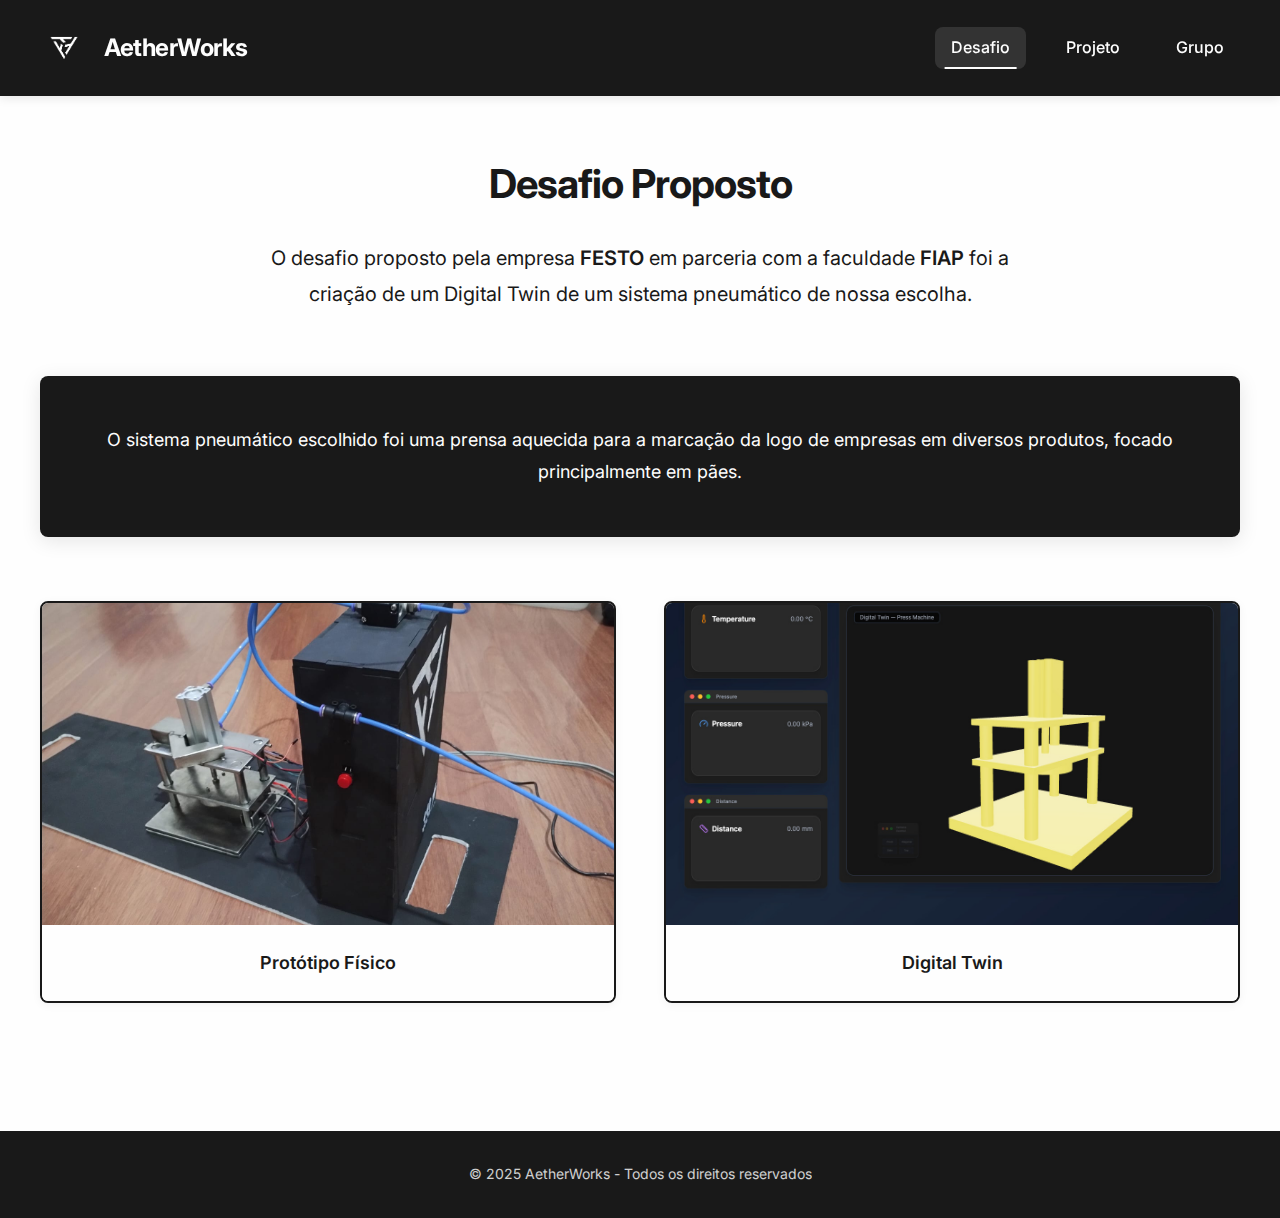
<file: index.html>
<!DOCTYPE html>
<html lang="pt-br">
<head>
    <meta charset="UTF-8">
    <meta name="viewport" content="width=device-width, initial-scale=1.0">
    <title>AetherWorks - Desafio Digital Twin</title>
    <meta name="description" content="Projeto Digital Twin de sistema pneumático desenvolvido pela AetherWorks em parceria com FESTO e FIAP">
    <link rel="stylesheet" href="./styles/style.css">
    <link rel="preconnect" href="https://fonts.googleapis.com">
    <link rel="preconnect" href="https://fonts.gstatic.com" crossorigin>
    <link href="https://fonts.googleapis.com/css2?family=Inter:wght@400;500;600;700&display=swap" rel="stylesheet">
    <link rel="icon" href="./assets/logo.png">
</head>
<body>
    <header class="cabecalho">
        <div class="cabecalho_container">
            <div class="cabecalho_grupo">
                <img class="cabecalho_logo" src="./assets/logo.png" alt="Logo AetherWorks">
                <h1 class="cabecalho_nome">AetherWorks</h1>
            </div>
            <nav class="cabecalho_nav">
                <a class="cabecalho_link cabecalho_link--ativo" href="index.html">Desafio</a>
                <a class="cabecalho_link" href="projeto.html">Projeto</a>
                <a class="cabecalho_link" href="grupo.html">Grupo</a>
            </nav>
        </div>
    </header>

    <main class="principal">
        <div class="principal_container">
            <section class="principal_hero">
                <h2 class="principal_titulo">Desafio Proposto</h2>
                <p class="principal_texto principal_texto--destaque">
                    O desafio proposto pela empresa <strong>FESTO</strong> em parceria com a faculdade <strong>FIAP</strong> foi a criação de um Digital Twin de um sistema pneumático de nossa escolha.
                </p>
            </section>

            <section class="principal_descricao">
                <p class="principal_texto">
                    O sistema pneumático escolhido foi uma prensa aquecida para a marcação da logo de empresas em diversos produtos, focado principalmente em pães.
                </p>
            </section>

            <section class="principal_galeria">
                <div class="principal_card">
                    <img class="principal_imagem" src="./assets/fisico.png" alt="Protótipo físico do sistema pneumático de prensa aquecida">
                    <p class="principal_legenda">Protótipo Físico</p>
                </div>
                <div class="principal_card">
                    <img class="principal_imagem" src="./assets/digital.png" alt="Modelo digital twin do sistema pneumático">
                    <p class="principal_legenda">Digital Twin</p>
                </div>
            </section>
        </div>
    </main>

    <footer class="rodape">
        <div class="rodape_container">
            <p class="rodape_texto">© 2025 AetherWorks - Todos os direitos reservados</p>
        </div>
    </footer>
</body>
</html>
</file>
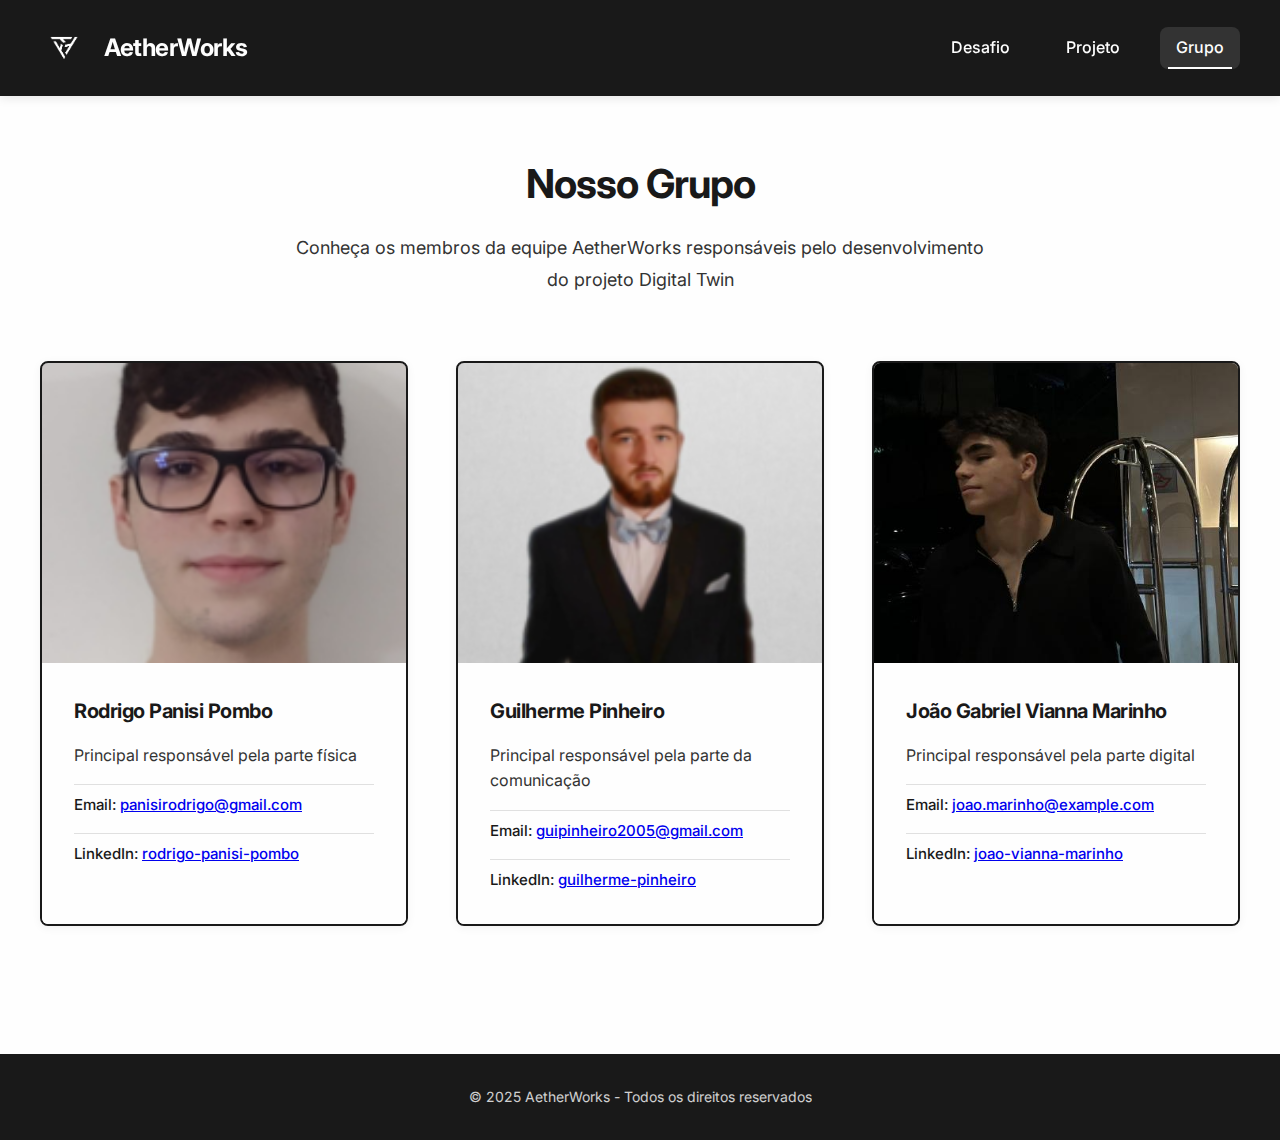
<file: grupo.html>
<!DOCTYPE html>
<html lang="pt-br">
<head>
    <meta charset="UTF-8">
    <meta name="viewport" content="width=device-width, initial-scale=1.0">
    <title>AetherWorks - Grupo Digital Twin</title>
    <meta name="description" content="Projeto Digital Twin de sistema pneumático desenvolvido pela AetherWorks em parceria com FESTO e FIAP">
    <link rel="stylesheet" href="./styles/style.css">
    <link rel="preconnect" href="https://fonts.googleapis.com">
    <link rel="preconnect" href="https://fonts.gstatic.com" crossorigin>
    <link href="https://fonts.googleapis.com/css2?family=Inter:wght@400;500;600;700&display=swap" rel="stylesheet">
    <link rel="icon" href="./assets/logo.png">
</head>
<body>
    <header class="cabecalho">
        <div class="cabecalho_container">
            <div class="cabecalho_grupo">
                <img class="cabecalho_logo" src="./assets/logo.png" alt="Logo AetherWorks">
                <h1 class="cabecalho_nome">AetherWorks</h1>
            </div>
            <nav class="cabecalho_nav">
                <a class="cabecalho_link" href="index.html">Desafio</a>
                <a class="cabecalho_link" href="projeto.html">Projeto</a>
                <a class="cabecalho_link cabecalho_link--ativo" href="grupo.html">Grupo</a>
            </nav>
        </div>
    </header>
    
    <main class="conteudo_principal">
        <section class="secao_grupo">
            <h2 class="secao_titulo">Nosso Grupo</h2>
            <p class="secao_descricao">Conheça os membros da equipe AetherWorks responsáveis pelo desenvolvimento do projeto Digital Twin</p>
            
            <div class="membros_grid">
                <article class="membro_card">
                    <img class="membro_foto" src="./assets/rodrigo.png" alt="Foto de Rodrigo Panisi Pombo">
                    <div class="membro_info">
                        <h3 class="membro_nome">Rodrigo Panisi Pombo</h3>
                        <p class="membro_funcao">Principal responsável pela parte física</p>
                        <p class="membro_contato">Email: <a href="mailto:panisirodrigo@gmail.com" class="membro_link">panisirodrigo@gmail.com</a></p>
                        <p class="membro_contato">LinkedIn: <a href="https://www.linkedin.com/in/rodrigo-panisi-pombo-ba0a742b4" class="membro_link" target="_blank" rel="noopener noreferrer">rodrigo-panisi-pombo</a></p>
                    </div>
                </article>
                
                <article class="membro_card">
                    <img class="membro_foto" src="./assets/guilherme.png" alt="Foto de Guilherme Pinheiro">
                    <div class="membro_info">
                        <h3 class="membro_nome">Guilherme Pinheiro</h3>
                        <p class="membro_funcao">Principal responsável pela parte da comunicação</p>
                        <p class="membro_contato">Email: <a href="mailto:guipinheiro2005@gmail.com" class="membro_link">guipinheiro2005@gmail.com</a></p>
                        <p class="membro_contato">LinkedIn: <a href="https://www.linkedin.com/in/guilherme-pinheiro-572880297/" class="membro_link" target="_blank" rel="noopener noreferrer">guilherme-pinheiro</a></p>
                    </div>
                </article>
                
                <article class="membro_card">
                    <img class="membro_foto" src="./assets/joao.png" alt="Foto de João Gabriel Vianna Marinho">
                    <div class="membro_info">
                        <h3 class="membro_nome">João Gabriel Vianna Marinho</h3>
                        <p class="membro_funcao">Principal responsável pela parte digital</p>
                        <p class="membro_contato">Email: <a href="mailto:joaogabrielvianna05@gmail.com" class="membro_link">joao.marinho@example.com</a></p>
                        <p class="membro_contato">LinkedIn: <a href="https://www.linkedin.com/in/joaogabrielvianna/" class="membro_link" target="_blank" rel="noopener noreferrer">joao-vianna-marinho</a></p>
                    </div>
                </article>
            </div>
        </section>
    </main>
    
    <footer class="rodape">
        <div class="rodape_container">
            <p class="rodape_texto">© 2025 AetherWorks - Todos os direitos reservados</p>
        </div>
    </footer>
</body>
</html>
</file>
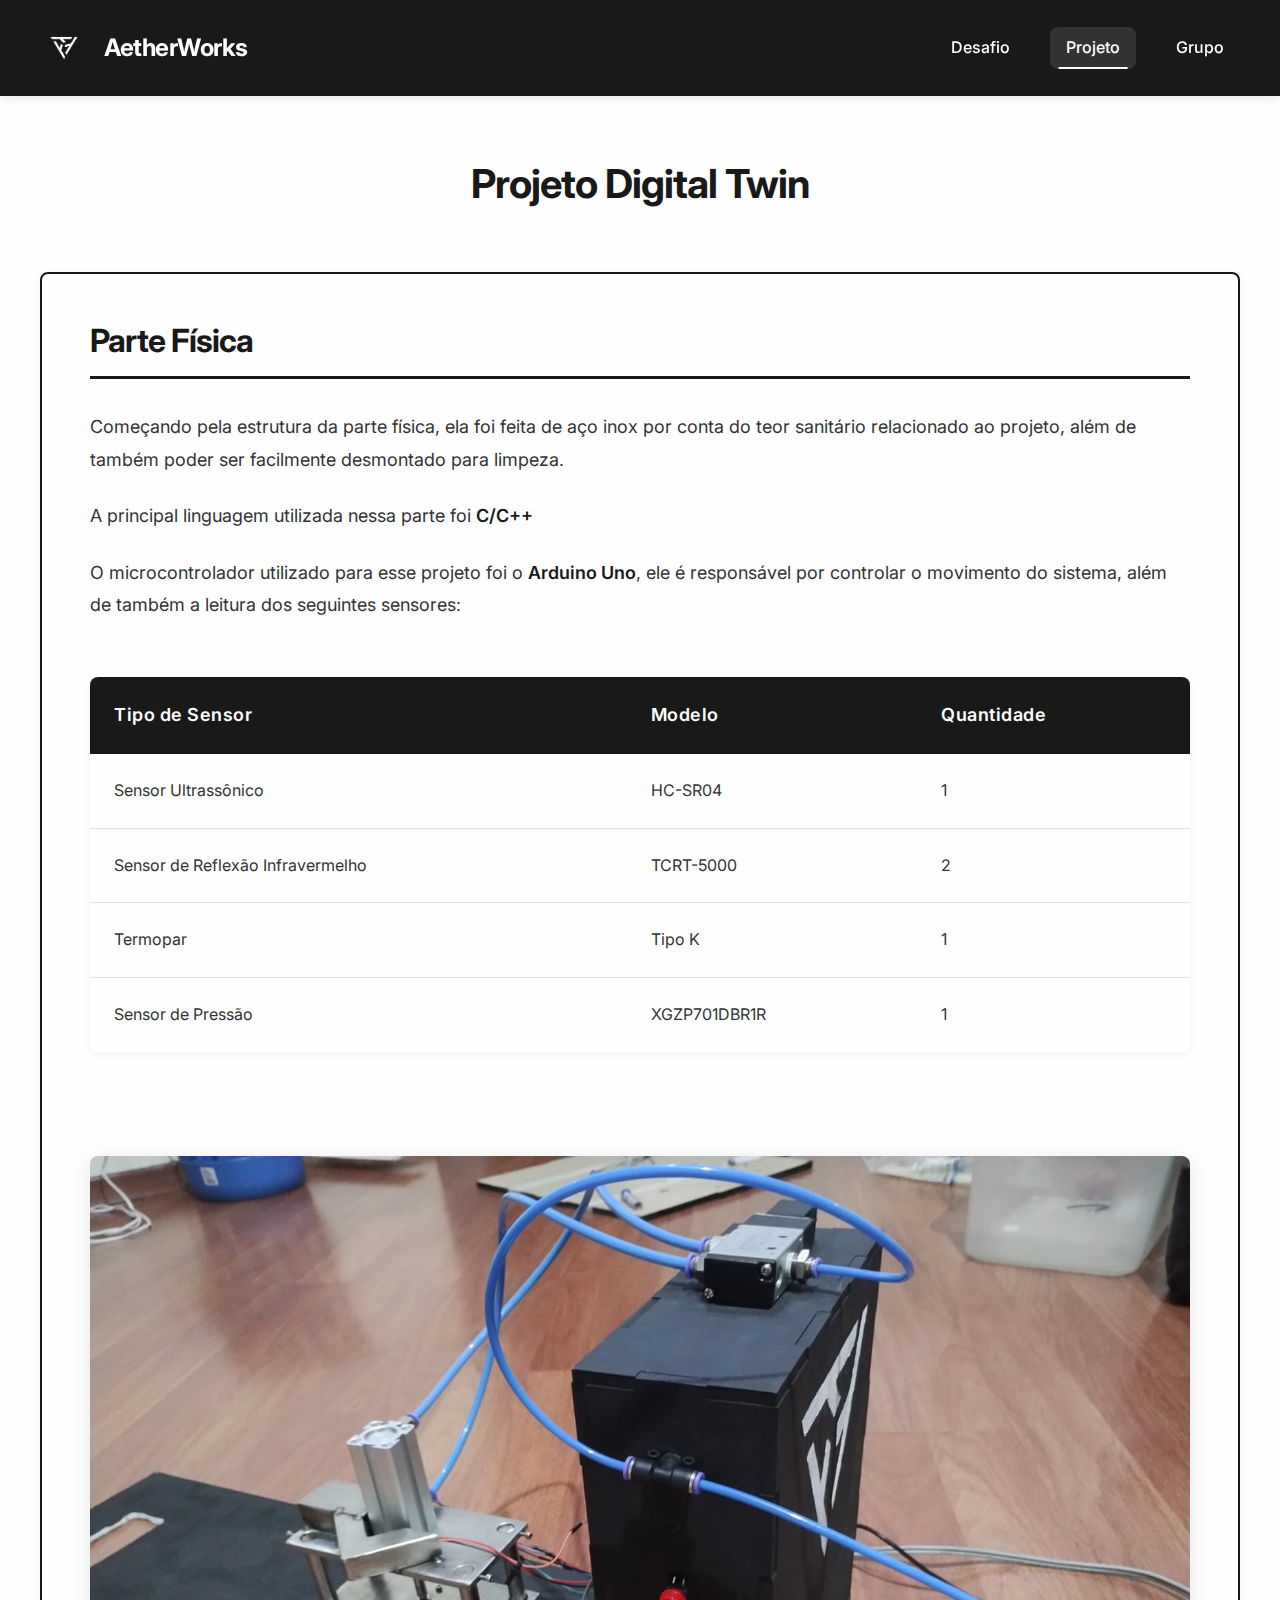
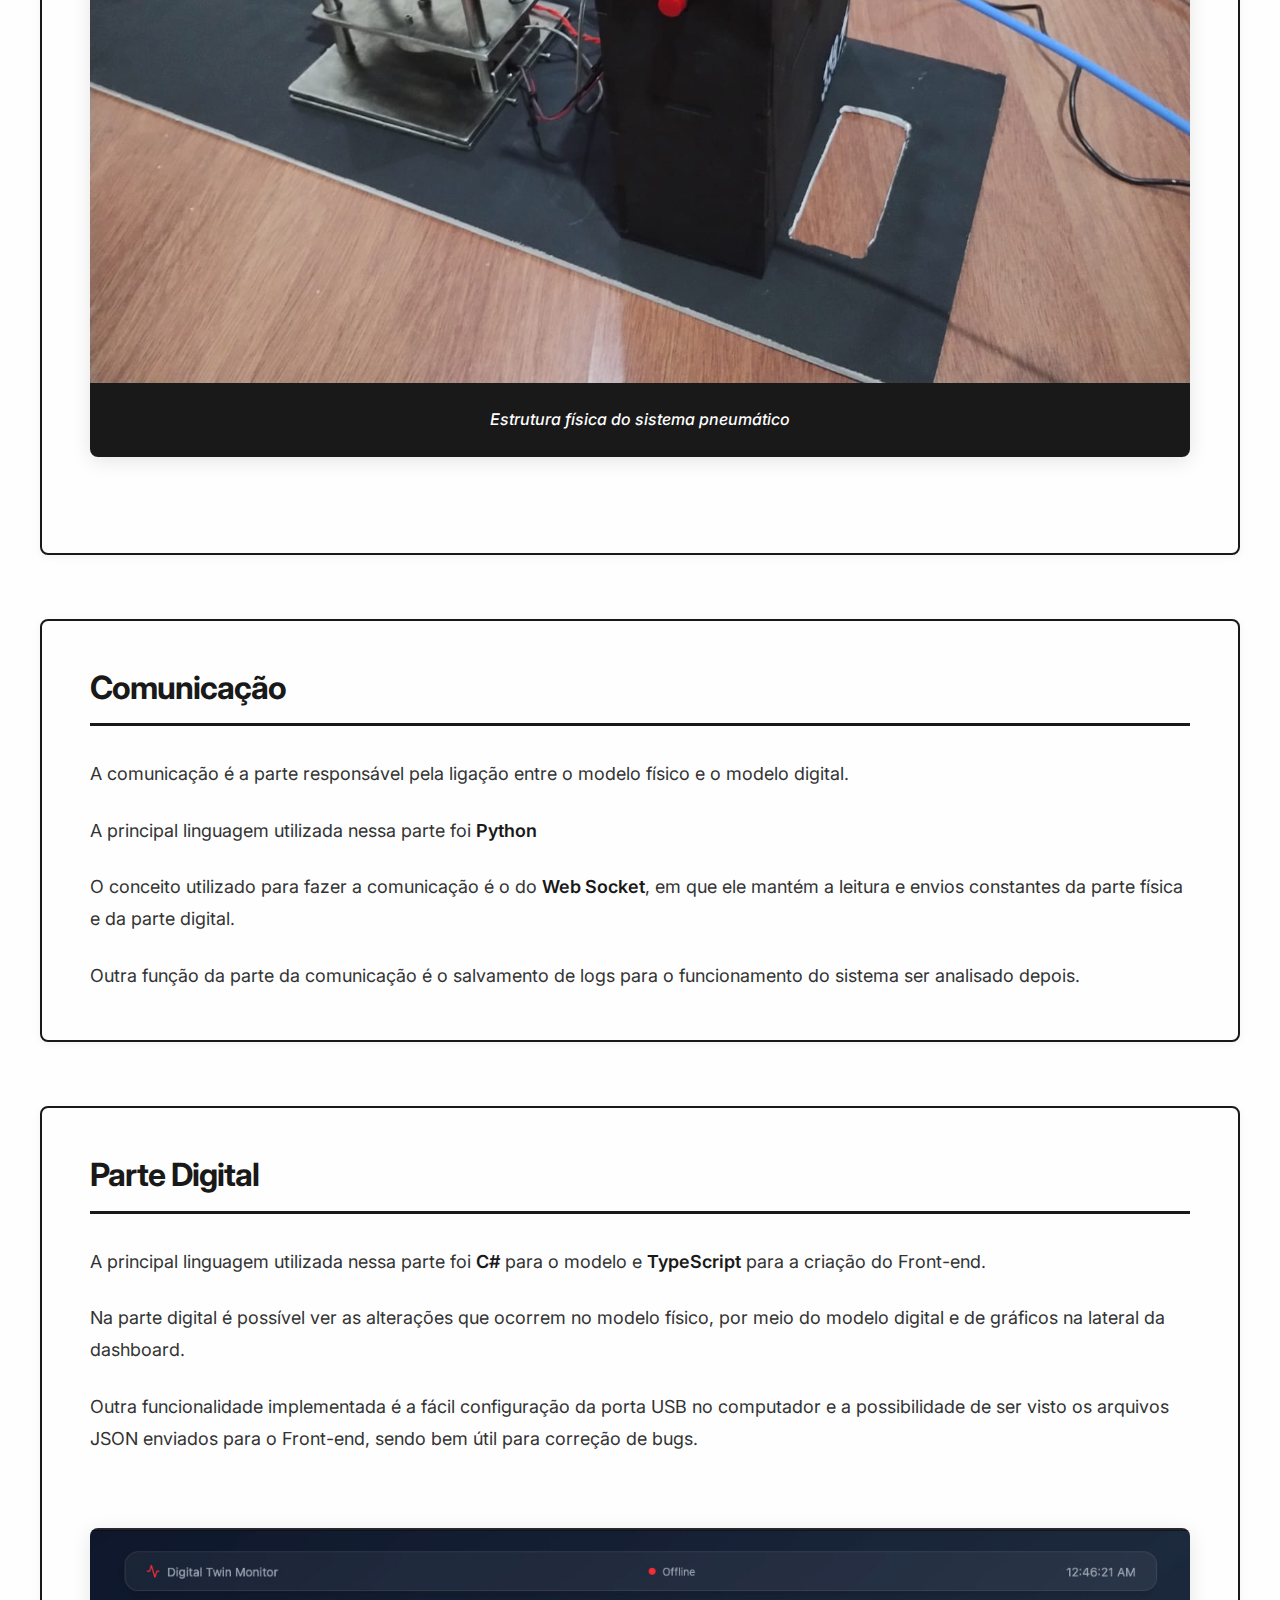
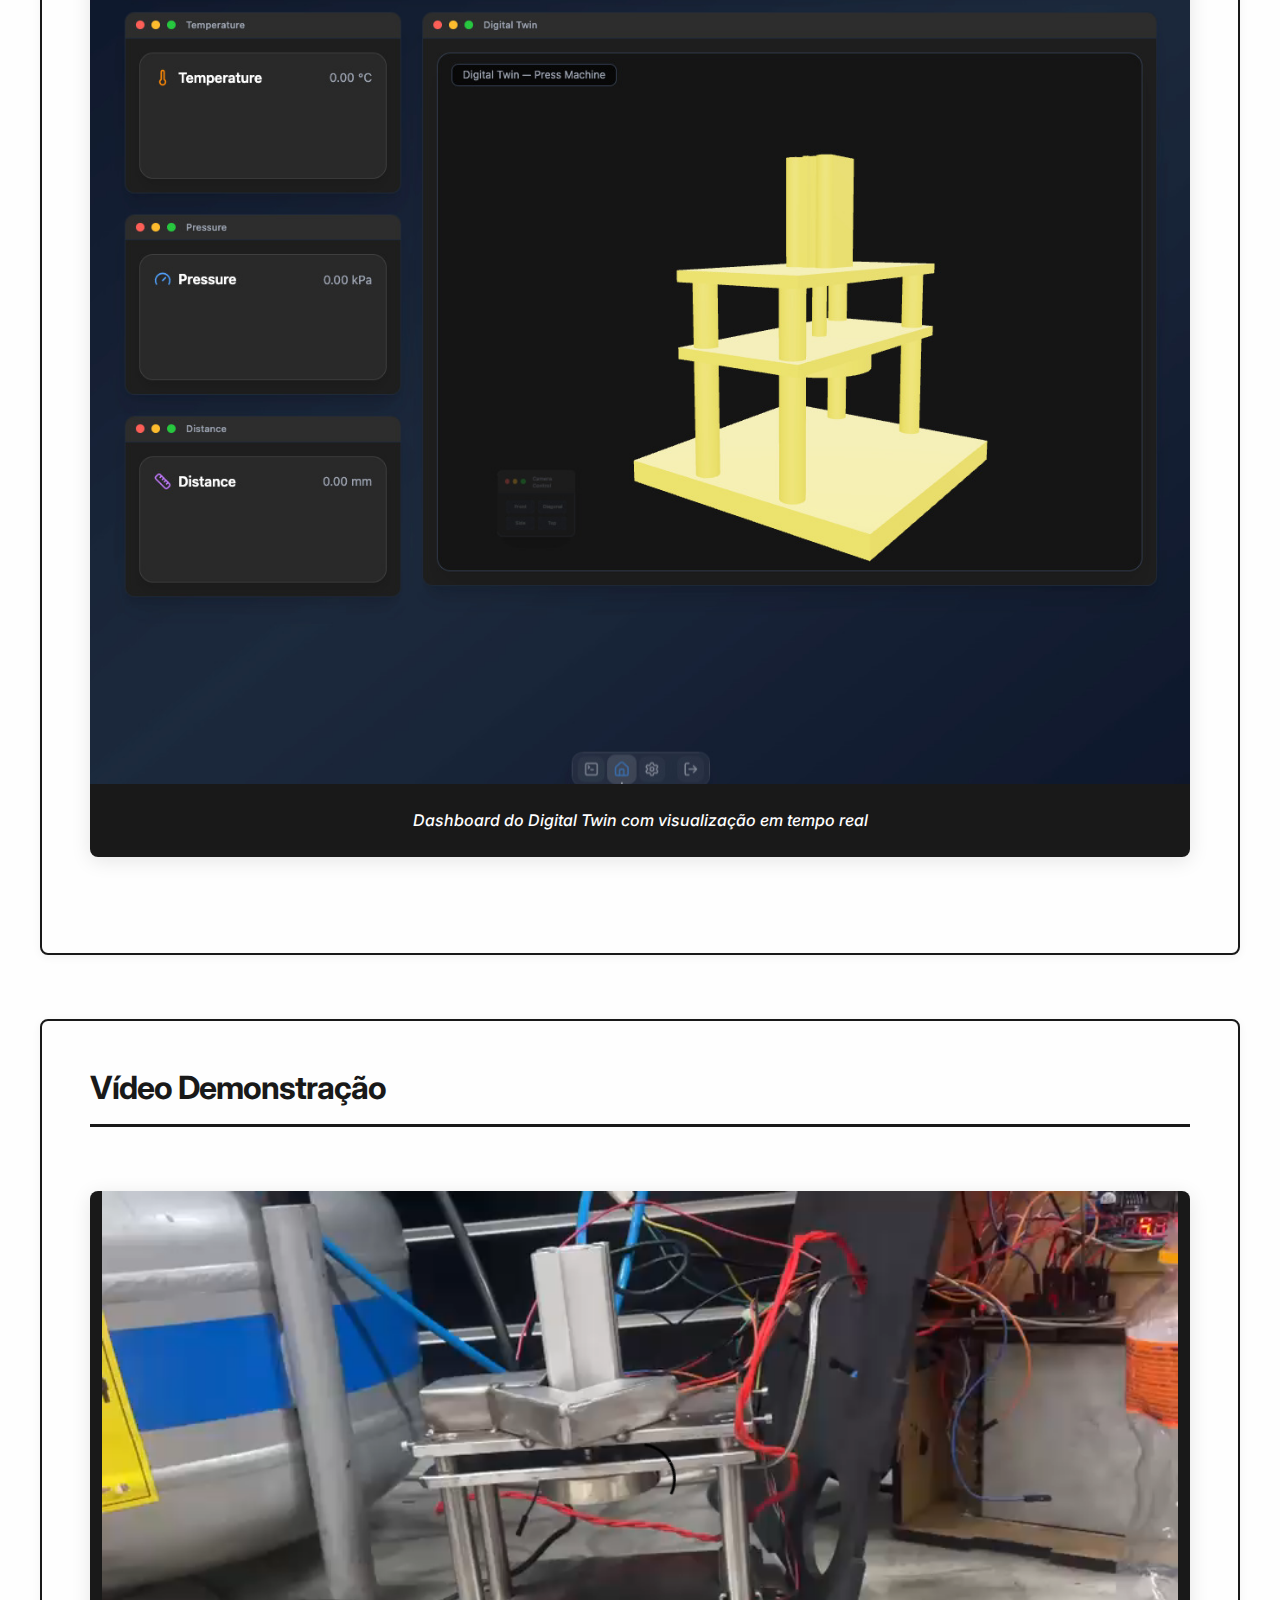
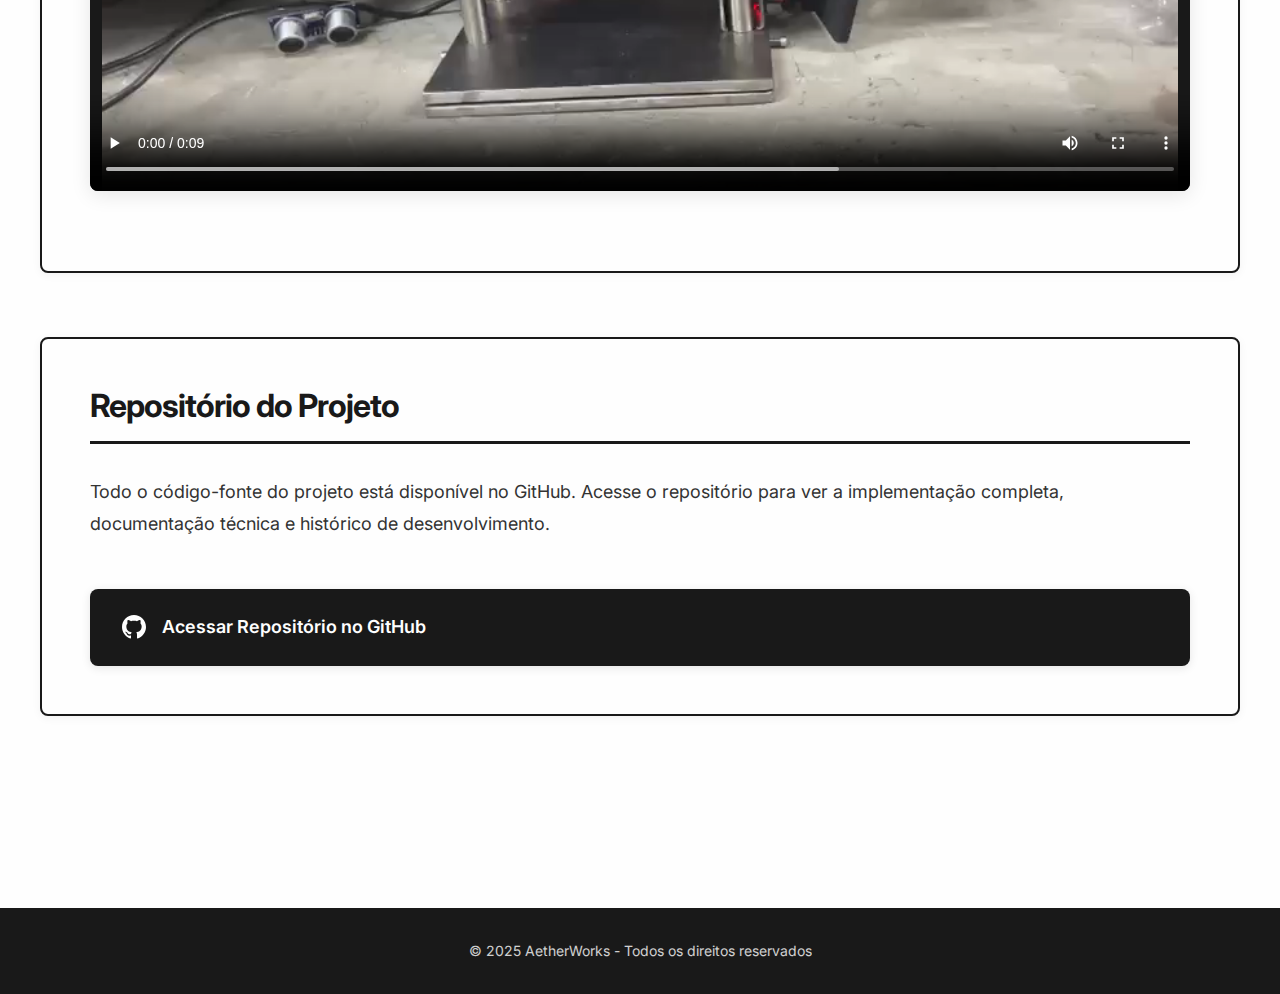
<file: projeto.html>
<!DOCTYPE html>
<html lang="pt-br">
<head>
    <meta charset="UTF-8">
    <meta name="viewport" content="width=device-width, initial-scale=1.0">
    <title>AetherWorks - Projeto Digital Twin</title>
    <meta name="description" content="Projeto Digital Twin de sistema pneumático desenvolvido pela AetherWorks em parceria com FESTO e FIAP">
    <link rel="stylesheet" href="./styles/style.css">
    <link rel="preconnect" href="https://fonts.googleapis.com">
    <link rel="preconnect" href="https://fonts.gstatic.com" crossorigin>
    <link href="https://fonts.googleapis.com/css2?family=Inter:wght@400;500;600;700&display=swap" rel="stylesheet">
    <link rel="icon" href="./assets/logo.png">
</head>
<body>
    <header class="cabecalho">
        <div class="cabecalho_container">
            <div class="cabecalho_grupo">
                <img class="cabecalho_logo" src="./assets/logo.png" alt="Logo AetherWorks">
                <h1 class="cabecalho_nome">AetherWorks</h1>
            </div>
            <nav class="cabecalho_nav">
                <a class="cabecalho_link" href="index.html">Desafio</a>
                <a class="cabecalho_link cabecalho_link--ativo" href="projeto.html">Projeto</a>
                <a class="cabecalho_link" href="grupo.html">Grupo</a>
            </nav>
        </div>
    </header>
    
    <main class="conteudo_principal">
        <div class="container">
            <h2 class="pagina_titulo">Projeto Digital Twin</h2>
            
            <section class="secao_projeto">
                <h3 class="secao_titulo">Parte Física</h3>
                <div class="secao_conteudo">
                    <p class="secao_texto">Começando pela estrutura da parte física, ela foi feita de aço inox por conta do teor sanitário relacionado ao projeto, além de também poder ser facilmente desmontado para limpeza.</p>
                    <p class="secao_texto">A principal linguagem utilizada nessa parte foi <strong>C/C++</strong></p>
                    <p class="secao_texto">O microcontrolador utilizado para esse projeto foi o <strong>Arduino Uno</strong>, ele é responsável por controlar o movimento do sistema, além de também a leitura dos seguintes sensores:</p>
                    
                    <div class="tabela_container">
                        <table class="tabela_sensores">
                            <thead>
                                <tr>
                                    <th>Tipo de Sensor</th>
                                    <th>Modelo</th>
                                    <th>Quantidade</th>
                                </tr>
                            </thead>
                            <tbody>
                                <tr>
                                    <td>Sensor Ultrassônico</td>
                                    <td>HC-SR04</td>
                                    <td>1</td>
                                </tr>
                                <tr>
                                    <td>Sensor de Reflexão Infravermelho</td>
                                    <td>TCRT-5000</td>
                                    <td>2</td>
                                </tr>
                                <tr>
                                    <td>Termopar</td>
                                    <td>Tipo K</td>
                                    <td>1</td>
                                </tr>
                                <tr>
                                    <td>Sensor de Pressão</td>
                                    <td>XGZP701DBR1R</td>
                                    <td>1</td>
                                </tr>
                            </tbody>
                        </table>
                    </div>
                    
                    <figure class="projeto_figura">
                        <img class="projeto_imagem" src="./assets/fisico.png" alt="Imagem do projeto físico mostrando a estrutura de aço inox com Arduino Uno e sensores">
                        <figcaption class="projeto_legenda">Estrutura física do sistema pneumático</figcaption>
                    </figure>
                </div>
            </section>
            
            <section class="secao_projeto">
                <h3 class="secao_titulo">Comunicação</h3>
                <div class="secao_conteudo">
                    <p class="secao_texto">A comunicação é a parte responsável pela ligação entre o modelo físico e o modelo digital.</p>
                    <p class="secao_texto">A principal linguagem utilizada nessa parte foi <strong>Python</strong></p>
                    <p class="secao_texto">O conceito utilizado para fazer a comunicação é o do <strong>Web Socket</strong>, em que ele mantém a leitura e envios constantes da parte física e da parte digital.</p>
                    <p class="secao_texto">Outra função da parte da comunicação é o salvamento de logs para o funcionamento do sistema ser analisado depois.</p>
                </div>
            </section>
            
            <section class="secao_projeto">
                <h3 class="secao_titulo">Parte Digital</h3>
                <div class="secao_conteudo">
                    <p class="secao_texto">A principal linguagem utilizada nessa parte foi <strong>C#</strong> para o modelo e <strong>TypeScript</strong> para a criação do Front-end.</p>
                    <p class="secao_texto">Na parte digital é possível ver as alterações que ocorrem no modelo físico, por meio do modelo digital e de gráficos na lateral da dashboard.</p>
                    <p class="secao_texto">Outra funcionalidade implementada é a fácil configuração da porta USB no computador e a possibilidade de ser visto os arquivos JSON enviados para o Front-end, sendo bem útil para correção de bugs.</p>
                    
                    <figure class="projeto_figura">
                        <img class="projeto_imagem" src="./assets/digital.png" alt="Interface digital mostrando dashboard com gráficos e modelo 3D do sistema">
                        <figcaption class="projeto_legenda">Dashboard do Digital Twin com visualização em tempo real</figcaption>
                    </figure>
                </div>
            </section>
            
            <section class="secao_projeto">
                <h3 class="secao_titulo">Vídeo Demonstração</h3>
                <div class="secao_conteudo">
                    <div class="video_container">
                        <video class="projeto_video" src="./assets/demonstracao.mp4" controls>
                            Seu navegador não suporta a reprodução de vídeos.
                        </video>
                    </div>
                </div>
            </section>
            
            <section class="secao_projeto">
                <h3 class="secao_titulo">Repositório do Projeto</h3>
                <div class="secao_conteudo">
                    <p class="secao_texto">Todo o código-fonte do projeto está disponível no GitHub. Acesse o repositório para ver a implementação completa, documentação técnica e histórico de desenvolvimento.</p>
                    <a class="github_link" href="https://github.com/RPPombo/Digital-Twin" target="_blank" rel="noopener noreferrer">
                        <svg class="github_icon" viewBox="0 0 24 24" fill="currentColor" xmlns="http://www.w3.org/2000/svg">
                            <path d="M12 0c-6.626 0-12 5.373-12 12 0 5.302 3.438 9.8 8.207 11.387.599.111.793-.261.793-.577v-2.234c-3.338.726-4.033-1.416-4.033-1.416-.546-1.387-1.333-1.756-1.333-1.756-1.089-.745.083-.729.083-.729 1.205.084 1.839 1.237 1.839 1.237 1.07 1.834 2.807 1.304 3.492.997.107-.775.418-1.305.762-1.604-2.665-.305-5.467-1.334-5.467-5.931 0-1.311.469-2.381 1.236-3.221-.124-.303-.535-1.524.117-3.176 0 0 1.008-.322 3.301 1.23.957-.266 1.983-.399 3.003-.404 1.02.005 2.047.138 3.006.404 2.291-1.552 3.297-1.23 3.297-1.23.653 1.653.242 2.874.118 3.176.77.84 1.235 1.911 1.235 3.221 0 4.609-2.807 5.624-5.479 5.921.43.372.823 1.102.823 2.222v3.293c0 .319.192.694.801.576 4.765-1.589 8.199-6.086 8.199-11.386 0-6.627-5.373-12-12-12z"/>
                        </svg>
                        Acessar Repositório no GitHub
                    </a>
                </div>
            </section>
        </div>
    </main>

    <footer class="rodape">
        <div class="rodape_container">
            <p class="rodape_texto">© 2025 AetherWorks - Todos os direitos reservados</p>
        </div>
    </footer>
</body>
</html>
</file>
<file: styles/style.css>
/* ===================================
   Reset e Configurações Base
   =================================== */
* {
  margin: 0;
  padding: 0;
  box-sizing: border-box;
}

:root {
  --cor-primaria: #191919;
  --cor-secundaria: #fefefe;
  --cor-acento: #333333;
  --cor-hover: #404040;
  --espacamento-xs: 0.5rem;
  --espacamento-sm: 1rem;
  --espacamento-md: 1.5rem;
  --espacamento-lg: 2rem;
  --espacamento-xl: 3rem;
  --espacamento-xxl: 4rem;
  --border-radius: 8px;
  --transicao: all 0.3s ease;
}

html {
  scroll-behavior: smooth;
}

body {
  font-family: "Inter", -apple-system, BlinkMacSystemFont, "Segoe UI", Roboto, Oxygen, Ubuntu, Cantarell, sans-serif;
  background-color: var(--cor-secundaria);
  color: var(--cor-primaria);
  line-height: 1.6;
  font-size: 16px;
}

/* ===================================
   Cabeçalho
   =================================== */
.cabecalho {
  background-color: var(--cor-primaria);
  color: var(--cor-secundaria);
  padding: var(--espacamento-md) var(--espacamento-sm);
  position: sticky;
  top: 0;
  z-index: 1000;
  box-shadow: 0 2px 10px rgba(0, 0, 0, 0.1);
}

.cabecalho_container {
  max-width: 1200px;
  margin: 0 auto;
  display: flex;
  justify-content: space-between;
  align-items: center;
  flex-wrap: wrap;
  gap: var(--espacamento-md);
}

.cabecalho_grupo {
  display: flex;
  align-items: center;
  gap: var(--espacamento-sm);
}

.cabecalho_logo {
  width: 48px;
  height: 48px;
  object-fit: contain;
  transition: var(--transicao);
}

.cabecalho_logo:hover {
  transform: scale(1.05);
}

.cabecalho_nome {
  font-size: 1.5rem;
  font-weight: 700;
  letter-spacing: -0.5px;
}

.cabecalho_nav {
  display: flex;
  gap: var(--espacamento-md);
  align-items: center;
}

.cabecalho_link {
  color: var(--cor-secundaria);
  text-decoration: none;
  font-weight: 500;
  font-size: 1rem;
  padding: var(--espacamento-xs) var(--espacamento-sm);
  border-radius: var(--border-radius);
  transition: var(--transicao);
  position: relative;
}

.cabecalho_link::after {
  content: "";
  position: absolute;
  bottom: 0;
  left: 50%;
  transform: translateX(-50%);
  width: 0;
  height: 2px;
  background-color: var(--cor-secundaria);
  transition: var(--transicao);
}

.cabecalho_link:hover::after,
.cabecalho_link--ativo::after {
  width: 80%;
}

.cabecalho_link:hover {
  background-color: var(--cor-hover);
}

.cabecalho_link--ativo {
  background-color: var(--cor-acento);
}

/* ===================================
   Conteúdo Principal
   =================================== */
.principal {
  min-height: calc(100vh - 200px);
  padding: var(--espacamento-xxl) var(--espacamento-sm);
}

.principal_container {
  max-width: 1200px;
  margin: 0 auto;
}

.principal_hero {
  text-align: center;
  margin-bottom: var(--espacamento-xxl);
}

.principal_titulo {
  font-size: 2.5rem;
  font-weight: 700;
  margin-bottom: var(--espacamento-lg);
  color: var(--cor-primaria);
  letter-spacing: -1px;
  line-height: 1.2;
}

.principal_texto {
  font-size: 1.125rem;
  line-height: 1.8;
  color: var(--cor-acento);
  margin-bottom: var(--espacamento-md);
}

.principal_texto--destaque {
  font-size: 1.25rem;
  max-width: 800px;
  margin: 0 auto var(--espacamento-lg);
  color: var(--cor-primaria);
}

.principal_texto strong {
  font-weight: 600;
  color: var(--cor-primaria);
}

.principal_descricao {
  background-color: var(--cor-primaria);
  color: var(--cor-secundaria);
  padding: var(--espacamento-xl);
  border-radius: var(--border-radius);
  margin-bottom: var(--espacamento-xxl);
  box-shadow: 0 4px 20px rgba(0, 0, 0, 0.1);
}

.principal_descricao .principal_texto {
  color: var(--cor-secundaria);
  font-size: 1.125rem;
  text-align: center;
  margin: 0;
}

/* ===================================
   Galeria de Imagens
   =================================== */
.principal_galeria {
  display: grid;
  grid-template-columns: repeat(auto-fit, minmax(300px, 1fr));
  gap: var(--espacamento-xl);
  margin-top: var(--espacamento-xxl);
}

.principal_card {
  background-color: var(--cor-secundaria);
  border: 2px solid var(--cor-primaria);
  border-radius: var(--border-radius);
  overflow: hidden;
  transition: var(--transicao);
  box-shadow: 0 2px 10px rgba(0, 0, 0, 0.05);
}

.principal_card:hover {
  transform: translateY(-8px);
  box-shadow: 0 8px 30px rgba(0, 0, 0, 0.15);
}

.principal_imagem {
  width: 100%;
  height: auto;
  display: block;
  object-fit: cover;
  aspect-ratio: 16 / 9;
}

.principal_legenda {
  padding: var(--espacamento-md);
  text-align: center;
  font-weight: 600;
  font-size: 1.125rem;
  color: var(--cor-primaria);
  background-color: var(--cor-secundaria);
}

/* ===================================
   Rodapé
   =================================== */
.rodape {
  background-color: var(--cor-primaria);
  color: var(--cor-secundaria);
  padding: var(--espacamento-lg) var(--espacamento-sm);
  margin-top: var(--espacamento-xxl);
}

.rodape_container {
  max-width: 1200px;
  margin: 0 auto;
  text-align: center;
}

.rodape_texto {
  font-size: 0.875rem;
  opacity: 0.8;
}

/* ===================================
   Animações
   =================================== */
@keyframes fadeIn {
  from {
    opacity: 0;
    transform: translateY(20px);
  }
  to {
    opacity: 1;
    transform: translateY(0);
  }
}

.principal_hero,
.principal_descricao,
.principal_card {
  animation: fadeIn 0.6s ease-out;
}

.principal_card:nth-child(2) {
  animation-delay: 0.1s;
}

/* ===================================
   Página de Grupo
   =================================== */
.conteudo_principal {
  min-height: calc(100vh - 200px);
  padding: var(--espacamento-xxl) var(--espacamento-sm);
}

.secao_grupo {
  max-width: 1200px;
  margin: 0 auto;
}

.secao_titulo {
  font-size: 2.5rem;
  font-weight: 700;
  text-align: center;
  margin-bottom: var(--espacamento-md);
  color: var(--cor-primaria);
  letter-spacing: -1px;
  line-height: 1.2;
}

.secao_descricao {
  font-size: 1.125rem;
  text-align: center;
  color: var(--cor-acento);
  max-width: 700px;
  margin: 0 auto var(--espacamento-xxl);
  line-height: 1.8;
}

.membros_grid {
  display: grid;
  grid-template-columns: repeat(auto-fit, minmax(280px, 1fr));
  gap: var(--espacamento-xl);
  margin-top: var(--espacamento-xxl);
}

.membro_card {
  background-color: var(--cor-secundaria);
  border: 2px solid var(--cor-primaria);
  border-radius: var(--border-radius);
  overflow: hidden;
  transition: var(--transicao);
  box-shadow: 0 2px 10px rgba(0, 0, 0, 0.05);
  display: flex;
  flex-direction: column;
}

.membro_card:hover {
  transform: translateY(-8px);
  box-shadow: 0 8px 30px rgba(0, 0, 0, 0.15);
  border-color: var(--cor-acento);
}

.membro_foto {
  width: 100%;
  height: 300px;
  object-fit: cover;
  display: block;
  background-color: var(--cor-primaria);
}

.membro_info {
  padding: var(--espacamento-lg);
  background-color: var(--cor-secundaria);
  flex-grow: 1;
  display: flex;
  flex-direction: column;
  gap: var(--espacamento-xs);
}

.membro_nome {
  font-size: 1.25rem;
  font-weight: 700;
  color: var(--cor-primaria);
  margin-bottom: var(--espacamento-xs);
  letter-spacing: -0.5px;
}

.membro_funcao {
  font-size: 1rem;
  color: var(--cor-acento);
  line-height: 1.6;
}

/* Adicionado estilo para contato dos membros */
.membro_contato {
  font-size: 0.9375rem;
  color: var(--cor-primaria);
  font-weight: 500;
  margin-top: var(--espacamento-xs);
  padding-top: var(--espacamento-xs);
  border-top: 1px solid #e0e0e0;
}

/* ===================================
   Página de Projeto
   =================================== */
.container {
  max-width: 1200px;
  margin: 0 auto;
}

.pagina_titulo {
  font-size: 2.5rem;
  font-weight: 700;
  text-align: center;
  margin-bottom: var(--espacamento-xxl);
  color: var(--cor-primaria);
  letter-spacing: -1px;
  line-height: 1.2;
}

.secao_projeto {
  margin-bottom: var(--espacamento-xxl);
  padding: var(--espacamento-xl);
  background-color: var(--cor-secundaria);
  border: 2px solid var(--cor-primaria);
  border-radius: var(--border-radius);
  box-shadow: 0 2px 10px rgba(0, 0, 0, 0.05);
  transition: var(--transicao);
}

.secao_projeto:hover {
  box-shadow: 0 8px 30px rgba(0, 0, 0, 0.1);
  transform: translateY(-4px);
}

.secao_projeto .secao_titulo {
  font-size: 2rem;
  font-weight: 700;
  margin-bottom: var(--espacamento-lg);
  color: var(--cor-primaria);
  text-align: left;
  padding-bottom: var(--espacamento-sm);
  border-bottom: 3px solid var(--cor-primaria);
}

.secao_conteudo {
  display: flex;
  flex-direction: column;
  gap: var(--espacamento-md);
}

.secao_texto {
  font-size: 1.125rem;
  line-height: 1.8;
  color: var(--cor-acento);
}

.secao_texto strong {
  color: var(--cor-primaria);
  font-weight: 600;
}

/* Tabela de Sensores */
.tabela_container {
  overflow-x: auto;
  margin: var(--espacamento-lg) 0;
  border-radius: var(--border-radius);
  box-shadow: 0 2px 10px rgba(0, 0, 0, 0.05);
}

.tabela_sensores {
  width: 100%;
  border-collapse: collapse;
  background-color: var(--cor-secundaria);
  font-size: 1rem;
}

.tabela_sensores thead {
  background-color: var(--cor-primaria);
  color: var(--cor-secundaria);
}

.tabela_sensores th {
  padding: var(--espacamento-md);
  text-align: left;
  font-weight: 600;
  font-size: 1.125rem;
  letter-spacing: 0.5px;
}

.tabela_sensores td {
  padding: var(--espacamento-md);
  border-bottom: 1px solid #e0e0e0;
  color: var(--cor-acento);
}

.tabela_sensores tbody tr {
  transition: var(--transicao);
}

.tabela_sensores tbody tr:hover {
  background-color: #f5f5f5;
}

.tabela_sensores tbody tr:last-child td {
  border-bottom: none;
}

/* Imagens do Projeto */
.projeto_figura {
  margin: var(--espacamento-xl) 0;
  border-radius: var(--border-radius);
  overflow: hidden;
  box-shadow: 0 4px 20px rgba(0, 0, 0, 0.1);
  transition: var(--transicao);
}

.projeto_figura:hover {
  transform: scale(1.02);
  box-shadow: 0 8px 30px rgba(0, 0, 0, 0.15);
}

.projeto_imagem {
  width: 100%;
  height: auto;
  display: block;
  object-fit: cover;
}

.projeto_legenda {
  padding: var(--espacamento-md);
  text-align: center;
  font-weight: 500;
  font-size: 1rem;
  color: var(--cor-secundaria);
  background-color: var(--cor-primaria);
  font-style: italic;
}

/* Vídeo Demonstração */
.video_container {
  margin: var(--espacamento-lg) 0;
  border-radius: var(--border-radius);
  overflow: hidden;
  box-shadow: 0 4px 20px rgba(0, 0, 0, 0.1);
  background-color: var(--cor-primaria);
}

.projeto_video {
  width: 100%;
  height: auto;
  display: block;
  max-height: 600px;
}

/* Adicionado estilo para link do GitHub */
.github_link {
  display: inline-flex;
  align-items: center;
  gap: var(--espacamento-sm);
  padding: var(--espacamento-md) var(--espacamento-lg);
  background-color: var(--cor-primaria);
  color: var(--cor-secundaria);
  text-decoration: none;
  border-radius: var(--border-radius);
  font-weight: 600;
  font-size: 1.125rem;
  transition: var(--transicao);
  margin-top: var(--espacamento-md);
  box-shadow: 0 2px 10px rgba(0, 0, 0, 0.1);
}

.github_link:hover {
  background-color: var(--cor-hover);
  transform: translateY(-2px);
  box-shadow: 0 4px 20px rgba(0, 0, 0, 0.2);
}

.github_icon {
  width: 24px;
  height: 24px;
  flex-shrink: 0;
}

/* ===================================
   Responsividade
   =================================== */
@media (max-width: 768px) {
  .cabecalho_container {
    flex-direction: column;
    text-align: center;
  }

  .cabecalho_nav {
    width: 100%;
    justify-content: center;
    flex-wrap: wrap;
  }

  .principal_titulo {
    font-size: 2rem;
  }

  .principal_texto--destaque {
    font-size: 1.125rem;
  }

  .principal_galeria {
    grid-template-columns: 1fr;
    gap: var(--espacamento-lg);
  }

  .principal {
    padding: var(--espacamento-lg) var(--espacamento-sm);
  }

  .secao_titulo {
    font-size: 2rem;
  }

  .secao_descricao {
    font-size: 1rem;
  }

  .membros_grid {
    grid-template-columns: 1fr;
    gap: var(--espacamento-lg);
  }

  .membro_foto {
    height: 250px;
  }

  /* Adicionando responsividade para página de projeto */
  .pagina_titulo {
    font-size: 2rem;
  }

  .secao_projeto {
    padding: var(--espacamento-lg);
  }

  .secao_projeto .secao_titulo {
    font-size: 1.5rem;
  }

  .secao_texto {
    font-size: 1rem;
  }

  .tabela_sensores th,
  .tabela_sensores td {
    padding: var(--espacamento-sm);
    font-size: 0.9375rem;
  }

  .tabela_sensores th {
    font-size: 1rem;
  }
}

@media (max-width: 480px) {
  .cabecalho_nome {
    font-size: 1.25rem;
  }

  .cabecalho_logo {
    width: 40px;
    height: 40px;
  }

  .principal_titulo {
    font-size: 1.75rem;
  }

  .principal_texto {
    font-size: 1rem;
  }

  .principal_texto--destaque {
    font-size: 1rem;
  }

  .principal_descricao {
    padding: var(--espacamento-lg);
  }

  .secao_titulo {
    font-size: 1.75rem;
  }

  .conteudo_principal {
    padding: var(--espacamento-lg) var(--espacamento-sm);
  }

  .membro_info {
    padding: var(--espacamento-md);
  }

  .membro_nome {
    font-size: 1.125rem;
  }

  .membro_funcao {
    font-size: 0.9375rem;
  }

  /* Adicionado responsividade para contato dos membros */
  .membro_contato {
    font-size: 0.875rem;
  }

  /* Adicionando responsividade mobile para página de projeto */
  .pagina_titulo {
    font-size: 1.75rem;
  }

  .secao_projeto {
    padding: var(--espacamento-md);
  }

  .secao_projeto .secao_titulo {
    font-size: 1.25rem;
  }

  .secao_texto {
    font-size: 0.9375rem;
  }

  .tabela_sensores th,
  .tabela_sensores td {
    padding: var(--espacamento-xs) var(--espacamento-sm);
    font-size: 0.875rem;
  }

  .tabela_sensores th {
    font-size: 0.9375rem;
  }

  .projeto_legenda {
    font-size: 0.875rem;
    padding: var(--espacamento-sm);
  }

  /* Adicionado responsividade para link do GitHub */
  .github_link {
    font-size: 1rem;
    padding: var(--espacamento-sm) var(--espacamento-md);
    width: 100%;
    justify-content: center;
  }

  .github_icon {
    width: 20px;
    height: 20px;
  }
}
</file>
